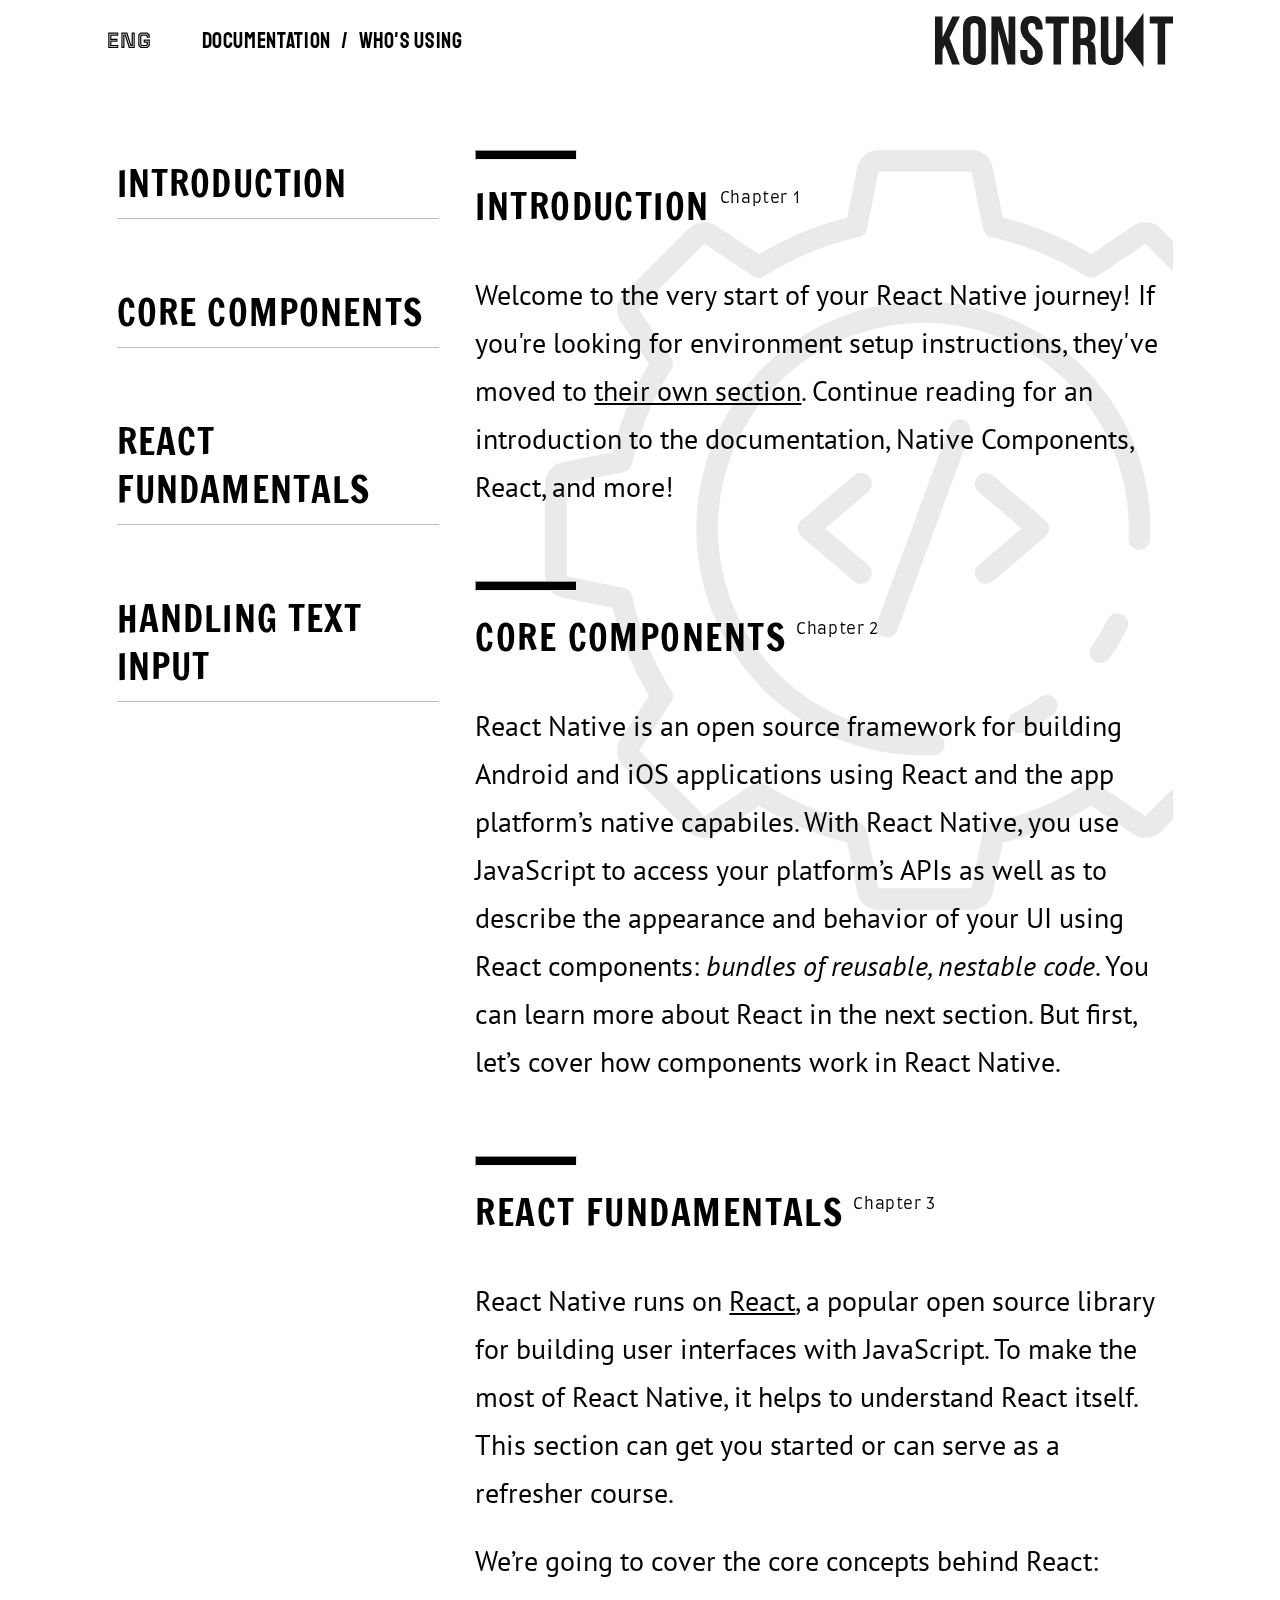
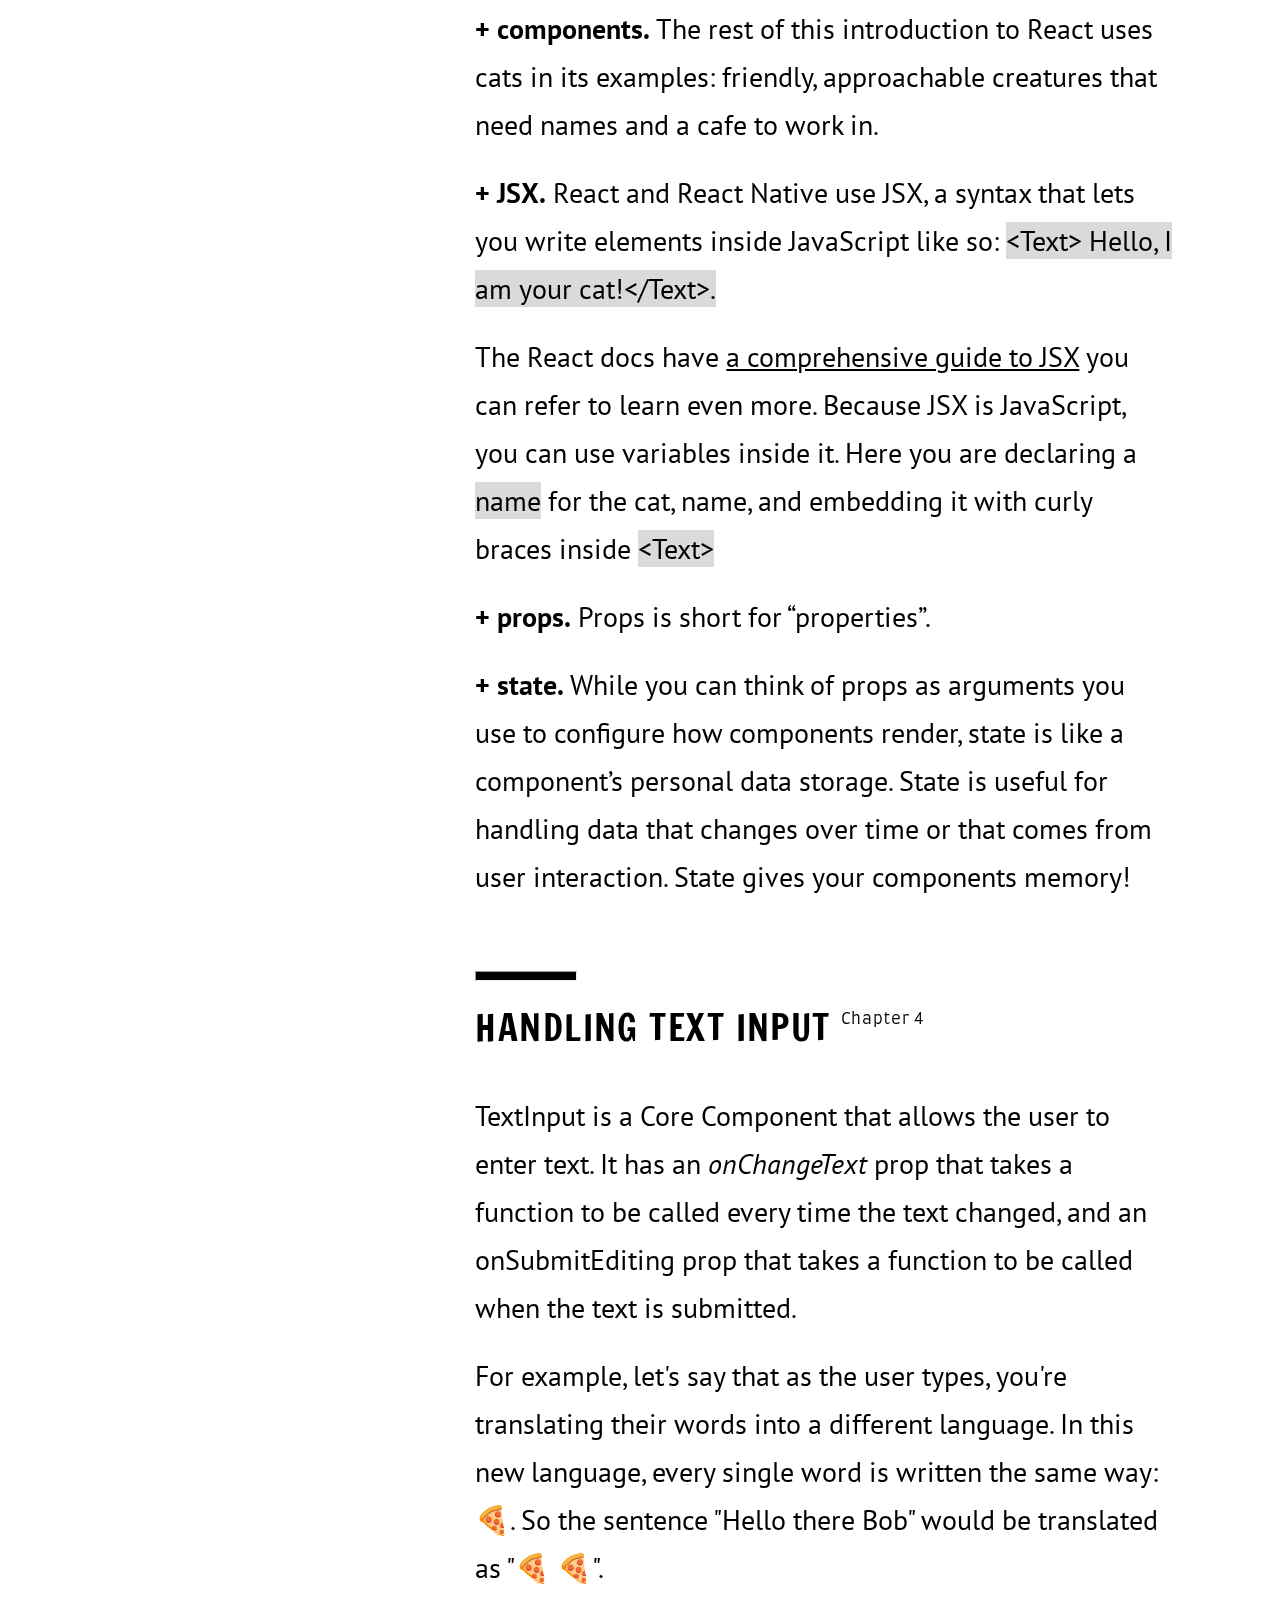
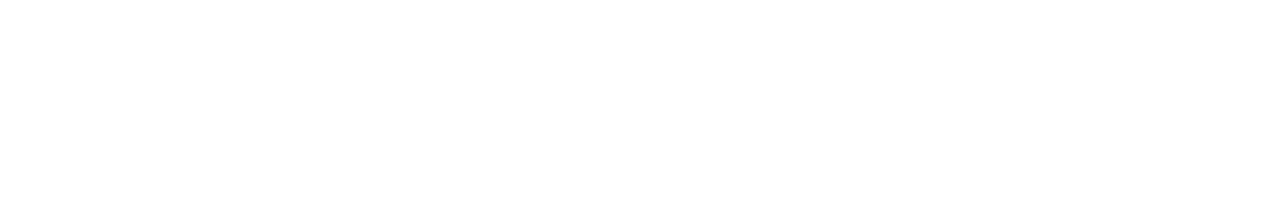
<file: index.html>
<!DOCTYPE html>
<html lang="en">
<head>
    <meta charset="UTF-8">
    <meta http-equiv="X-UA-Compatible" content="IE=edge">
    <meta name="viewport" content="width=device-width, initial-scale=1.0">
    <title>React native</title>
    <link rel="preconnect" href="https://fonts.googleapis.com">
    <link rel="preconnect" href="https://fonts.gstatic.com" crossorigin>
    <link
        href="https://fonts.googleapis.com/css2?family=Farro:wght@300&family=Francois+One&family=PT+Sans&family=Roboto:wght@500&family=Staatliches&family=Tourney:wght@600&display=swap"
        rel="stylesheet">
    <link rel="stylesheet" href="./css/reset.css">
    <link rel="stylesheet" href="./css/styles.css">
</head>
<body>
    <header class="header">
        <p class="header__lang">Eng</p>
        <div class="header__nav">
            <a href="./index.html" class="header__nav-link">Documentation</a>
            <p>/</p>
            <a href="./users.html" class="header__nav-link">Who's using</a>
        </div>
        <svg width="238" height="54" viewBox="0 0 238 54" fill="none" xmlns="http://www.w3.org/2000/svg">
            <path fill-rule="evenodd" clip-rule="evenodd" d="M9.84918 32.3671L7.52349 36.7375L7.52309 51.4193H-0.000822647L0.00047347 3.61813H7.52439L7.52382 24.4458L17.3739 3.61813H24.8978L14.4321 24.9238L24.8965 51.4193H17.1674L9.84918 32.3671ZM35.5186 40.425C35.5186 42.155 35.872 43.3727 36.5787 44.0784C37.2855 44.784 38.2317 45.1368 39.4173 45.1368C40.6029 45.1368 41.5491 44.784 42.2559 44.0784C42.9627 43.3727 43.3161 42.155 43.3162 40.425L43.3169 14.6124C43.3169 12.8824 42.9635 11.6646 42.2568 10.959C41.55 10.2533 40.6038 9.90053 39.4182 9.90053C38.2326 9.90053 37.2864 10.2533 36.5796 10.959C35.8728 11.6646 35.5194 12.8824 35.5193 14.6124L35.5186 40.425ZM27.9949 15.0905C27.995 11.2208 28.9754 8.25037 30.9363 6.17898C32.8971 4.10758 35.7243 3.0719 39.4178 3.0719C43.1114 3.0719 45.9385 4.10758 47.8993 6.17898C49.86 8.25037 50.8403 11.2208 50.8402 15.0905L50.8395 39.9471C50.8394 43.8167 49.859 46.7872 47.8981 48.8586C45.9373 50.93 43.1101 51.9657 39.4165 51.9657C35.7229 51.9657 32.8958 50.93 30.9351 48.8586C28.9744 46.7872 27.9941 43.8167 27.9942 39.9471L27.9949 15.0905ZM63.1718 16.7977L63.1708 51.4195H56.3993L56.4006 3.61827H65.8397L73.568 32.2307L73.5688 3.61827H80.2719L80.2706 51.4195H72.5415L63.1718 16.7977ZM85.4897 15.0905C85.4898 11.2209 86.4133 8.25039 88.2601 6.179C90.107 4.1076 92.8771 3.07192 96.5707 3.07192C100.264 3.07192 103.034 4.1076 104.881 6.179C106.728 8.25039 107.651 11.2209 107.651 15.0905L107.651 16.5928H100.537L100.538 14.6125C100.538 12.8825 100.207 11.6648 99.5459 10.9591C98.8847 10.2535 97.9613 9.90066 96.7757 9.90066C95.5901 9.90066 94.6667 10.2535 94.0055 10.9591C93.3443 11.6648 93.0137 12.8825 93.0136 14.6125C93.0136 16.2514 93.3783 17.6968 94.1079 18.9487C94.8375 20.2007 95.7494 21.3843 96.8438 22.4997C97.9381 23.6151 99.1123 24.7304 100.366 25.8458C101.62 26.9611 102.794 28.1789 103.889 29.4991C104.983 30.8194 105.895 32.3217 106.625 34.0061C107.354 35.6906 107.719 37.6709 107.719 39.9471C107.719 43.8168 106.772 46.7872 104.88 48.8586C102.988 50.93 100.195 51.9657 96.501 51.9657C92.8074 51.9657 90.0145 50.93 88.1222 48.8586C86.2298 46.7872 85.2837 43.8168 85.2838 39.9471L85.2839 37.0108H92.3974L92.3973 40.4251C92.3973 42.1551 92.7507 43.3615 93.4574 44.0444C94.1642 44.7272 95.1104 45.0687 96.296 45.0687C97.4816 45.0687 98.4278 44.7272 99.1346 44.0444C99.8414 43.3615 100.195 42.1551 100.195 40.4251C100.195 38.7862 99.8302 37.3408 99.1006 36.0889C98.371 34.8369 97.4591 33.6533 96.3647 32.5379C95.2704 31.4226 94.0962 30.3072 92.8422 29.1919C91.5883 28.0765 90.4141 26.8587 89.3198 25.5385C88.2254 24.2183 87.3135 22.7159 86.5839 21.0315C85.8544 19.3471 85.4897 17.3668 85.4897 15.0905ZM110.612 3.61811H133.868L133.868 10.4468H126.002L126.001 51.4193H118.477L118.478 10.4468H110.612L110.612 3.61811ZM153.653 51.4193C153.562 51.1006 153.47 50.8047 153.379 50.5315C153.288 50.2584 153.208 49.917 153.14 49.5072C153.072 49.0975 153.026 48.574 153.003 47.9366C152.98 47.2993 152.969 46.5026 152.969 45.5466L152.969 38.0349C152.969 35.8042 152.582 34.2336 151.807 33.3231C151.031 32.4126 149.777 31.9574 148.045 31.9574H145.445L145.445 51.4193H137.921L137.922 3.61809H149.277C153.198 3.61809 156.037 4.52858 157.792 6.34958C159.548 8.17059 160.425 10.9248 160.425 14.6124L160.425 18.3682C160.425 23.2849 158.784 26.5171 155.5 28.065C157.415 28.8389 158.726 30.1022 159.433 31.8549C160.14 33.6077 160.493 35.7359 160.493 38.2398L160.493 45.6148C160.493 46.7985 160.538 47.8342 160.63 48.7219C160.721 49.6097 160.949 50.5088 161.314 51.4193H153.653ZM145.447 10.447L145.446 25.1288H148.387C149.801 25.1288 150.907 24.7646 151.705 24.0362C152.503 23.3078 152.902 21.9875 152.902 20.0755L152.902 15.3637C152.902 13.6337 152.594 12.3818 151.979 11.6079C151.363 10.8339 150.394 10.447 149.072 10.447H145.447ZM173.373 3.61825L173.372 40.4935C173.372 42.2234 173.725 43.4298 174.432 44.1127C175.139 44.7956 176.085 45.137 177.271 45.137C178.456 45.137 179.402 44.7956 180.109 44.1127C180.816 43.4298 181.169 42.2234 181.169 40.4935L181.17 3.61825H188.284L188.283 40.0154C188.283 43.8851 187.337 46.8555 185.444 48.9269C183.552 50.9983 180.759 52.034 177.065 52.034C173.372 52.034 170.579 50.9983 168.686 48.9269C166.794 46.8555 165.848 43.8851 165.848 40.0154L165.849 3.61825H173.373ZM214.744 3.61826H238L238 10.447H230.134L230.133 51.4195H222.609L222.61 10.447H214.744L214.744 3.61826Z" fill="#1A1A1A"/>
            <path fill-rule="evenodd" clip-rule="evenodd" d="M188.953 27L208.497 0L208.495 54L188.953 27Z" fill="#1A1A1A"/>
        </svg>        
    </header>
    <main class="main">
        <section class="main__sidebar">
            <ul class="main__sidebar-nav">
                <li class="main__sidebar-nav-item">
                    <a class="main__sidebar-nav-link react-feature-title" href="#Introduction">Introduction</a>
                </li>
                <li class="main__sidebar-nav-item">
                    <a class="main__sidebar-nav-link react-feature-title" href="#Core components">Core components</a>
                </li>
                <li class="main__sidebar-nav-item">
                    <a class="main__sidebar-nav-link react-feature-title" href="#React fundamentals">React fundamentals</a>
                </li>
                <li class="main__sidebar-nav-item">
                    <a class="main__sidebar-nav-link react-feature-title" href="#Handling text input">Handling text input</a>
                </li>
            </ul>
        </section>
        <section class="main__react-features">
            <ul class="main__react-features-list">
                <li id="Introduction">
                    <hr class="main__react-features-divider divider">
                    <section class="main__react-feature">
                        <div class="react-feature-titles">
                            <h2 class="react-feature-title">Introduction</h2>
                            <h4 class="react-feature-subtitle">Chapter 1</h4>
                        </div>
                        <article class="react-feature-description">
                            Welcome to the very start of your React Native journey! If you're looking for environment setup
                            instructions, they've moved to <span class="react-feature-description--underline">their own
                                section</span>. Continue reading for an introduction to the documentation, Native Components, React,
                            and more!
                        </article>
                    </section>
                </li>
                <li id="Core components">
                    <hr class="main__react-features-divider divider">
                    <section class="main__react-feature">
                        <div class="react-feature-titles">
                            <h2 class="react-feature-title">Core components</h2>
                            <h4 class="react-feature-subtitle">Chapter 2</h4>
                        </div>
                        <article class="react-feature-description">
                            React Native is an open source framework for building Android and iOS applications using React and the
                            app platform’s native capabiles. With React Native, you use JavaScript to access your platform’s APIs as
                            well as to describe the appearance and behavior of your UI using React components: <span
                                class="react-feature-description--italic">bundles of reusable, nestable code</span>. You can learn
                            more about React in the next section. But first, let’s cover how components work in React Native.
                        </article>
                    </section>
                </li>
                <li id="React fundamentals">
                    <hr class="main__react-features-divider divider">
                    <section class="main__react-feature">
                        <div class="react-feature-titles">
                            <h2 class="react-feature-title">React fundamentals</h2>
                            <h4 class="react-feature-subtitle">Chapter 3</h4>
                        </div>
                        <article class="react-feature-description">
                            <p> React Native runs on <span class="react-feature-description--underline">React</span>, a popular open
                                source library for building user interfaces with JavaScript. To make the most of React Native, it
                                helps to understand React itself. This section can get you started or can serve as a refresher
                                course.</p>
                            <p>We’re going to cover the core concepts behind React:</p>
                            <p><span class="react-feature-description--bold">+ components.</span> The rest of this introduction to
                                React uses cats in its examples: friendly, approachable creatures that need names and a cafe to work
                                in.</p>
                            <p><span class="react-feature-description--bold">+ JSX.</span> React and React Native use JSX, a syntax
                                that lets you write elements inside JavaScript like so: <span
                                    class="react-feature-description--background">&lt;Text&gt; Hello, I am your
                                    cat!&lt;/Text&gt;.</span></p>
                            <p>The React docs have <span class="react-feature-description--underline">a comprehensive guide to
                                    JSX</span> you can refer to learn even more. Because JSX is JavaScript, you can use variables
                                inside it. Here you are declaring a <span class="react-feature-description--background">name</span>
                                for the cat, name, and embedding it with curly braces inside <span
                                    class="react-feature-description--background">&lt;Text&gt;</span></p>
                            <p><span class="react-feature-description--bold">+ props.</span> Props is short for “properties”.</p>
                            <p><span class="react-feature-description--bold">+ state.</span> While you can think of props as
                                arguments you use to configure how components render, state is like a component’s personal data
                                storage. State is useful for handling data that changes over time or that comes from user
                                interaction. State gives your components memory!</p>
                        </article>
                    </section>
                </li>
                <li id="Handling text input">
                    <hr class="main__react-features-divider divider">
                    <section class="main__react-feature">
                        <div class="react-feature-titles">
                            <h2 class="react-feature-title">Handling text input</h2>
                            <h4 class="react-feature-subtitle">Chapter 4</h4>
                        </div>
                        <article class="react-feature-description">
                            <p>TextInput is a Core Component that allows the user to enter text. It has an <span
                                    class="react-feature-description--italic">onChangeText</span> prop that takes a function to be
                                called every time the text changed, and an onSubmitEditing prop that takes a function to be called
                                when the text is submitted.</p>
                            <p>For example, let's say that as the user types, you're translating their words into a different
                                language. In this new language, every single word is written the same way: 🍕. So the sentence
                                "Hello there Bob" would be translated as "🍕 🍕".</p>
                        </article>
                    </section>
                </li>
            </ul>
        </section> 
        <div class="bg">
            <img class="main__bg" src="./img/bg-picture.png" alt="">
        </div>

    </main>  
</body>
</html>
</file>
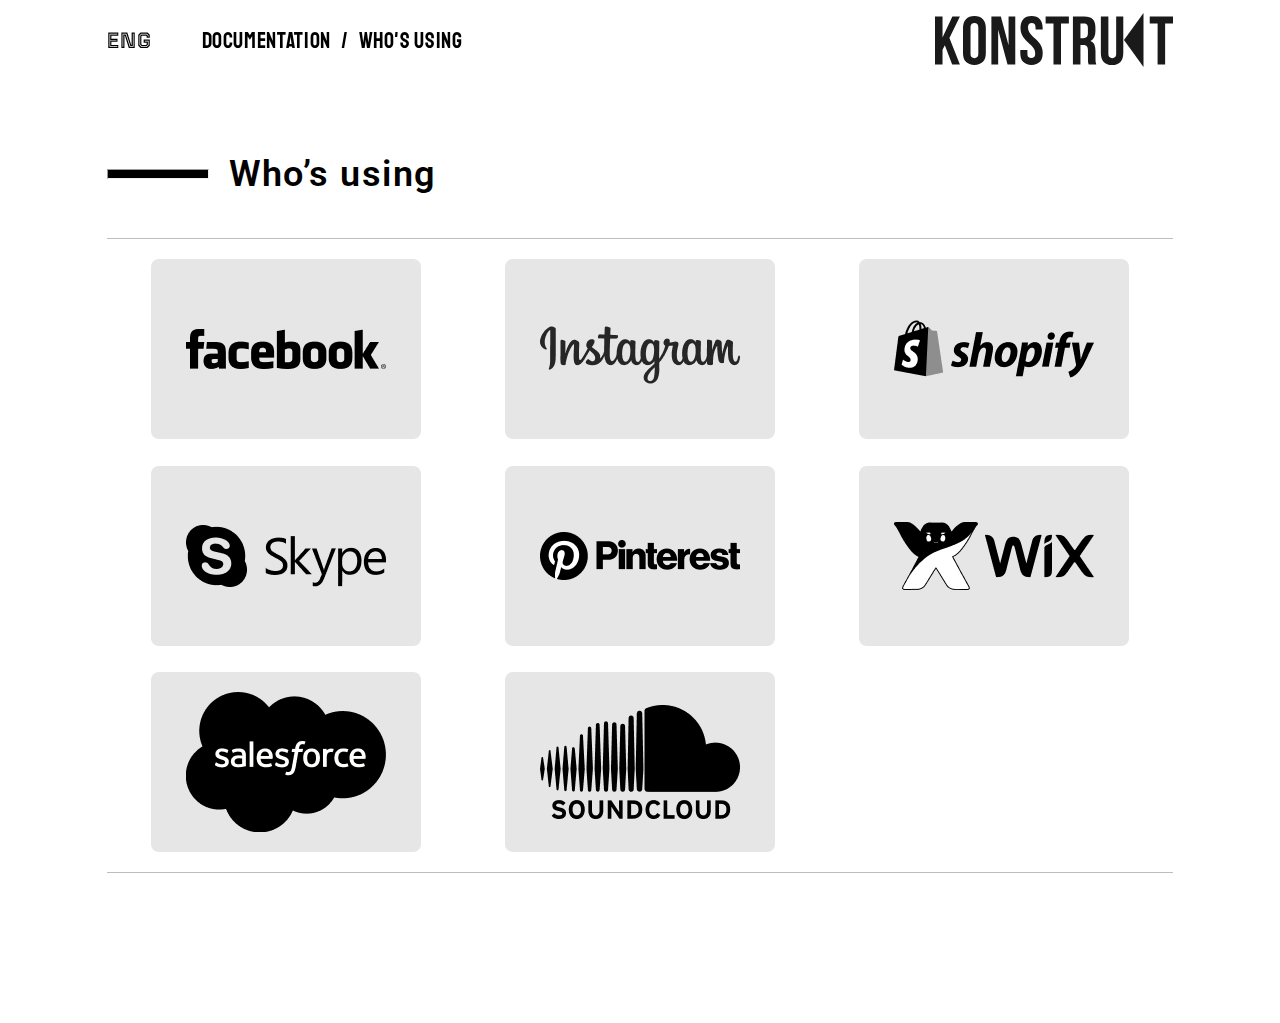
<file: users.html>
<!DOCTYPE html>
<html lang="en">

<head>
    <meta charset="UTF-8">
    <meta http-equiv="X-UA-Compatible" content="IE=edge">
    <meta name="viewport" content="width=device-width, initial-scale=1.0">
    <title>React native</title>
    <link rel="preconnect" href="https://fonts.googleapis.com">
    <link rel="preconnect" href="https://fonts.gstatic.com" crossorigin>
    <link
        href="https://fonts.googleapis.com/css2?family=Farro:wght@300&family=Francois+One&family=PT+Sans&family=Roboto:wght@500&family=Staatliches&family=Tourney:wght@600&display=swap"
        rel="stylesheet">
    <link rel="stylesheet" href="./css/reset.css">
    <link rel="stylesheet" href="./css/styles.css">
</head>

<body>
    <header class="header">
        <p class="header__lang">Eng</p>
        <div class="header__nav">
            <a href="./index.html" class="header__nav-link">Documentation</a>
            <p>/</p>
            <a href="./users.html" class="header__nav-link">Who's using</a>
        </div>
        <svg width="238" height="54" viewBox="0 0 238 54" fill="none" xmlns="http://www.w3.org/2000/svg">
            <path fill-rule="evenodd" clip-rule="evenodd"
                d="M9.84918 32.3671L7.52349 36.7375L7.52309 51.4193H-0.000822647L0.00047347 3.61813H7.52439L7.52382 24.4458L17.3739 3.61813H24.8978L14.4321 24.9238L24.8965 51.4193H17.1674L9.84918 32.3671ZM35.5186 40.425C35.5186 42.155 35.872 43.3727 36.5787 44.0784C37.2855 44.784 38.2317 45.1368 39.4173 45.1368C40.6029 45.1368 41.5491 44.784 42.2559 44.0784C42.9627 43.3727 43.3161 42.155 43.3162 40.425L43.3169 14.6124C43.3169 12.8824 42.9635 11.6646 42.2568 10.959C41.55 10.2533 40.6038 9.90053 39.4182 9.90053C38.2326 9.90053 37.2864 10.2533 36.5796 10.959C35.8728 11.6646 35.5194 12.8824 35.5193 14.6124L35.5186 40.425ZM27.9949 15.0905C27.995 11.2208 28.9754 8.25037 30.9363 6.17898C32.8971 4.10758 35.7243 3.0719 39.4178 3.0719C43.1114 3.0719 45.9385 4.10758 47.8993 6.17898C49.86 8.25037 50.8403 11.2208 50.8402 15.0905L50.8395 39.9471C50.8394 43.8167 49.859 46.7872 47.8981 48.8586C45.9373 50.93 43.1101 51.9657 39.4165 51.9657C35.7229 51.9657 32.8958 50.93 30.9351 48.8586C28.9744 46.7872 27.9941 43.8167 27.9942 39.9471L27.9949 15.0905ZM63.1718 16.7977L63.1708 51.4195H56.3993L56.4006 3.61827H65.8397L73.568 32.2307L73.5688 3.61827H80.2719L80.2706 51.4195H72.5415L63.1718 16.7977ZM85.4897 15.0905C85.4898 11.2209 86.4133 8.25039 88.2601 6.179C90.107 4.1076 92.8771 3.07192 96.5707 3.07192C100.264 3.07192 103.034 4.1076 104.881 6.179C106.728 8.25039 107.651 11.2209 107.651 15.0905L107.651 16.5928H100.537L100.538 14.6125C100.538 12.8825 100.207 11.6648 99.5459 10.9591C98.8847 10.2535 97.9613 9.90066 96.7757 9.90066C95.5901 9.90066 94.6667 10.2535 94.0055 10.9591C93.3443 11.6648 93.0137 12.8825 93.0136 14.6125C93.0136 16.2514 93.3783 17.6968 94.1079 18.9487C94.8375 20.2007 95.7494 21.3843 96.8438 22.4997C97.9381 23.6151 99.1123 24.7304 100.366 25.8458C101.62 26.9611 102.794 28.1789 103.889 29.4991C104.983 30.8194 105.895 32.3217 106.625 34.0061C107.354 35.6906 107.719 37.6709 107.719 39.9471C107.719 43.8168 106.772 46.7872 104.88 48.8586C102.988 50.93 100.195 51.9657 96.501 51.9657C92.8074 51.9657 90.0145 50.93 88.1222 48.8586C86.2298 46.7872 85.2837 43.8168 85.2838 39.9471L85.2839 37.0108H92.3974L92.3973 40.4251C92.3973 42.1551 92.7507 43.3615 93.4574 44.0444C94.1642 44.7272 95.1104 45.0687 96.296 45.0687C97.4816 45.0687 98.4278 44.7272 99.1346 44.0444C99.8414 43.3615 100.195 42.1551 100.195 40.4251C100.195 38.7862 99.8302 37.3408 99.1006 36.0889C98.371 34.8369 97.4591 33.6533 96.3647 32.5379C95.2704 31.4226 94.0962 30.3072 92.8422 29.1919C91.5883 28.0765 90.4141 26.8587 89.3198 25.5385C88.2254 24.2183 87.3135 22.7159 86.5839 21.0315C85.8544 19.3471 85.4897 17.3668 85.4897 15.0905ZM110.612 3.61811H133.868L133.868 10.4468H126.002L126.001 51.4193H118.477L118.478 10.4468H110.612L110.612 3.61811ZM153.653 51.4193C153.562 51.1006 153.47 50.8047 153.379 50.5315C153.288 50.2584 153.208 49.917 153.14 49.5072C153.072 49.0975 153.026 48.574 153.003 47.9366C152.98 47.2993 152.969 46.5026 152.969 45.5466L152.969 38.0349C152.969 35.8042 152.582 34.2336 151.807 33.3231C151.031 32.4126 149.777 31.9574 148.045 31.9574H145.445L145.445 51.4193H137.921L137.922 3.61809H149.277C153.198 3.61809 156.037 4.52858 157.792 6.34958C159.548 8.17059 160.425 10.9248 160.425 14.6124L160.425 18.3682C160.425 23.2849 158.784 26.5171 155.5 28.065C157.415 28.8389 158.726 30.1022 159.433 31.8549C160.14 33.6077 160.493 35.7359 160.493 38.2398L160.493 45.6148C160.493 46.7985 160.538 47.8342 160.63 48.7219C160.721 49.6097 160.949 50.5088 161.314 51.4193H153.653ZM145.447 10.447L145.446 25.1288H148.387C149.801 25.1288 150.907 24.7646 151.705 24.0362C152.503 23.3078 152.902 21.9875 152.902 20.0755L152.902 15.3637C152.902 13.6337 152.594 12.3818 151.979 11.6079C151.363 10.8339 150.394 10.447 149.072 10.447H145.447ZM173.373 3.61825L173.372 40.4935C173.372 42.2234 173.725 43.4298 174.432 44.1127C175.139 44.7956 176.085 45.137 177.271 45.137C178.456 45.137 179.402 44.7956 180.109 44.1127C180.816 43.4298 181.169 42.2234 181.169 40.4935L181.17 3.61825H188.284L188.283 40.0154C188.283 43.8851 187.337 46.8555 185.444 48.9269C183.552 50.9983 180.759 52.034 177.065 52.034C173.372 52.034 170.579 50.9983 168.686 48.9269C166.794 46.8555 165.848 43.8851 165.848 40.0154L165.849 3.61825H173.373ZM214.744 3.61826H238L238 10.447H230.134L230.133 51.4195H222.609L222.61 10.447H214.744L214.744 3.61826Z"
                fill="#1A1A1A" />
            <path fill-rule="evenodd" clip-rule="evenodd" d="M188.953 27L208.497 0L208.495 54L188.953 27Z"
                fill="#1A1A1A" />
        </svg>
    </header>
    <main class="main-users">
        <div class="main-users__title">
            <hr class="main-users__title-divider divider">
            <h1 class="main-users__title-title">Who’s using</h1>
        </div>
        <div class="main-users__users-wrapper">
            <section class="main-users__cards">
                <div class="main-users__card">
                    <div class="main-users__card-inner">
                        <div class="main-users__card-front">
                            <img src="./img/facebook-1.png" alt="Avatar">
                        </div>
                        <div class="main-users__card-back">
                            <img src="./img/facebook.png" alt="Avatar">
                        </div>
                    </div>
                </div>
                <div class="main-users__card">
                    <div class="main-users__card-inner">
                        <div class="main-users__card-front">
                            <img src="./img/instagram-1.png" alt="Avatar" style="width:270px;height:180px;">
                        </div>
                        <div class="main-users__card-back">
                            <img src="./img/instagram.png" alt="Avatar" style="width:270px;height:180px;">
                        </div>
                    </div>
                </div>
                <div class="main-users__card">
                    <div class="main-users__card-inner">
                        <div class="main-users__card-front">
                            <img src="./img/shopify (hover).png" alt="Avatar" style="width:270px;height:180px;">
                        </div>
                        <div class="main-users__card-back">
                            <img src="./img/shopify (hover)-1.png" alt="Avatar" style="width:270px;height:180px;">
                        </div>
                    </div>
                </div>
                <div class="main-users__card">
                    <div class="main-users__card-inner">
                        <div class="main-users__card-front">
                            <img src="./img/skype-1.png" alt="Avatar" style="width:270px;height:180px;">
                        </div>
                        <div class="main-users__card-back">
                            <img src="./img/skype.png" alt="Avatar" style="width:270px;height:180px;">
                        </div>
                    </div>
                </div>
                <div class="main-users__card">
                    <div class="main-users__card-inner">
                        <div class="main-users__card-front">
                            <img src="./img/pinterest-1.png" alt="Avatar" style="width:270px;height:180px;">
                        </div>
                        <div class="main-users__card-back">
                            <img src="./img/pinterest.png" alt="Avatar" style="width:270px;height:180px;">
                        </div>
                    </div>
                </div>
                <div class="main-users__card">
                    <div class="main-users__card-inner">
                        <div class="main-users__card-front">
                            <img src="./img/wix-1.png" alt="Avatar" style="width:270px;height:180px;">
                        </div>
                        <div class="main-users__card-back">
                            <img src="./img/wix.png" alt="Avatar" style="width:270px;height:180px;">
                        </div>
                    </div>
                </div>
                <div class="main-users__card">
                    <div class="main-users__card-inner">
                        <div class="main-users__card-front">
                            <img src="./img/saleforse-1.png" alt="Avatar" style="width:270px;height:180px;">
                        </div>
                        <div class="main-users__card-back">
                            <img src="./img/saleforse.png" alt="Avatar" style="width:270px;height:180px;">
                        </div>
                    </div>
                </div>
                <div class="main-users__card">
                    <div class="main-users__card-inner">
                        <div class="main-users__card-front">
                            <img src="./img/soundcloud-1.png" alt="Avatar" style="width:270px;height:180px;">
                        </div>
                        <div class="main-users__card-back">
                            <img src="./img/soundcloud.png" alt="Avatar" style="width:270px;height:180px;">
                        </div>
                    </div>
                </div>
            </section>
        </div>

    </main>
</body>
</html>
</file>
<file: css/styles.css>
body {
    padding: 150px 8.33vw;
    font-family: 'Farro', 'Francois One', 'Roboto', 'Staatliches', 'Tourney', 'PT Sans', sans-serif;
    overflow: overlay;
}

a,
a:active,
a:visited {
    text-decoration: none;
}

.header {
    display: flex;
    align-items: center;
    justify-content: space-between;
    padding: 13px 0;
    position: fixed;
    top: 0;
    width: 83.33vw;
    background-color: white;
    flex-wrap: wrap;
    z-index: 1;
}

.header__nav {
    display: flex;
    align-items: center;
    margin-right: auto;
}

.header__nav-link,.header__nav p {
    font-family: 'Staatliches';
    font-weight: 400;
    font-size: 22px;
    height: 20px;
    letter-spacing: 0.03em;
    text-transform: uppercase;
    color: #000000;

}
.header__nav p {
    margin: 0 10px;
}

.header__lang {
    text-transform: uppercase;
    font-family: 'Tourney';
    font-style: normal;
    font-weight: 600;
    font-size: 22px;
    line-height: 18px;
    text-align: center;
    letter-spacing: 0.04em;
    margin-right: 50px;
}

.main {
    display: flex;
    position: relative;
}


.main__sidebar {
    width: 26.73vw;
    min-width: 260px;
    height: 100%;
    position: -webkit-sticky;
    position: sticky;
    top: 80px;
    margin-right: 2.08vw;
}

.main__sidebar-nav {
    padding: 10px;
}


.main__react-features {
    width: 54.51vw;

}

.main__sidebar-nav-item {
    margin-bottom: 70px;
    border-bottom: 1px solid #BDBDBD;
    padding: 0 0 10px;
}

.divider {
    width: 100px;
    height: 8px;
    background: #000000;
    display: inline-block;
    margin: 0 0 20px;
}

.react-feature-titles {
    display: flex;
    margin-bottom: 40px;
    flex-wrap: wrap;
}
.react-feature-title {
    font-family: 'Francois One';
    font-style: normal;
    font-weight: 400;
    font-size: 36px;
    line-height: 48px;
    letter-spacing: 0.04em;
    text-transform: uppercase;
    color: #000000;
    margin-right: 10px;
}

.main__sidebar-nav-link {
    margin: 0;
    letter-spacing: 0.032em;
}

.react-feature-subtitle {
    font-family: 'Farro';
    font-style: normal;
    font-weight: 300;
    line-height: 30px;
    letter-spacing: 0.04em;
    color: #000000;

}
.react-feature-description {
    font-family: 'PT Sans';
    font-style: normal;
    font-weight: 400;
    font-size: 28px;
    line-height: 48px;
    color: #000000;
    margin-bottom: 70px;
}

.react-feature-description p {
    margin-bottom: 20px;
}

.react-feature-description p:last-child {
    margin-bottom: 0;
}

.react-feature-description--bold {
    font-family: 'PT Sans';
    font-style: normal;
    font-weight: 700;
    font-size: 28px;
    line-height: 48px;
}

.react-feature-description--underline {
    text-decoration: underline;
}

.react-feature-description--italic {
    font-style: italic;
}

.react-feature-description--background {
    background-color: #DADADA;
}

.bg {
    position: absolute;
    right: 0;
    height: 100%;
}

.main__bg {
    position: sticky;
    top: 80px;
    z-index: -1;
}

/* users page */

.main-users__title {
    display: flex;
    align-items: center;
    margin-bottom: 40px;
}

.main-users__title-title {
    font-family: 'Roboto';
    font-weight: 600;
    font-size: 36px;
    line-height: 48px;
    letter-spacing: 0.04em;
    color: #000000;
}

.main-users__title-divider {
    margin: 0 20px 0 0;
}

.main-users__users-wrapper {
    border-bottom: 1px solid #BDBDBD;
    border-top: 1px solid #BDBDBD;
    padding: 20px 15px;
}
.main-users__cards {
    display: grid;
    gap: 2.08vw;
    grid-template-columns: repeat(auto-fill, minmax(270px, auto));
    justify-items: center;

}


.main__users-list-user, .main-users__card {
    width: 270px;
    height: 180px;
    perspective: 1000px;
}

.main-users__card-inner {
    position: relative;
    width: 100%;
    height: 100%;
    transition: transform 0.8s;
    transform-style: preserve-3d;
}

.main-users__card:hover .main-users__card-inner {
    transform: rotateX(-180deg);
}

.main-users__card-front,
.main-users__card-back {
    position: absolute;
    width: 100%;
    height: 100%;
    -webkit-backface-visibility: hidden;
    backface-visibility: hidden;
}

.main-users__card-back {
    transform: rotateX(-180deg);
}
</file>
